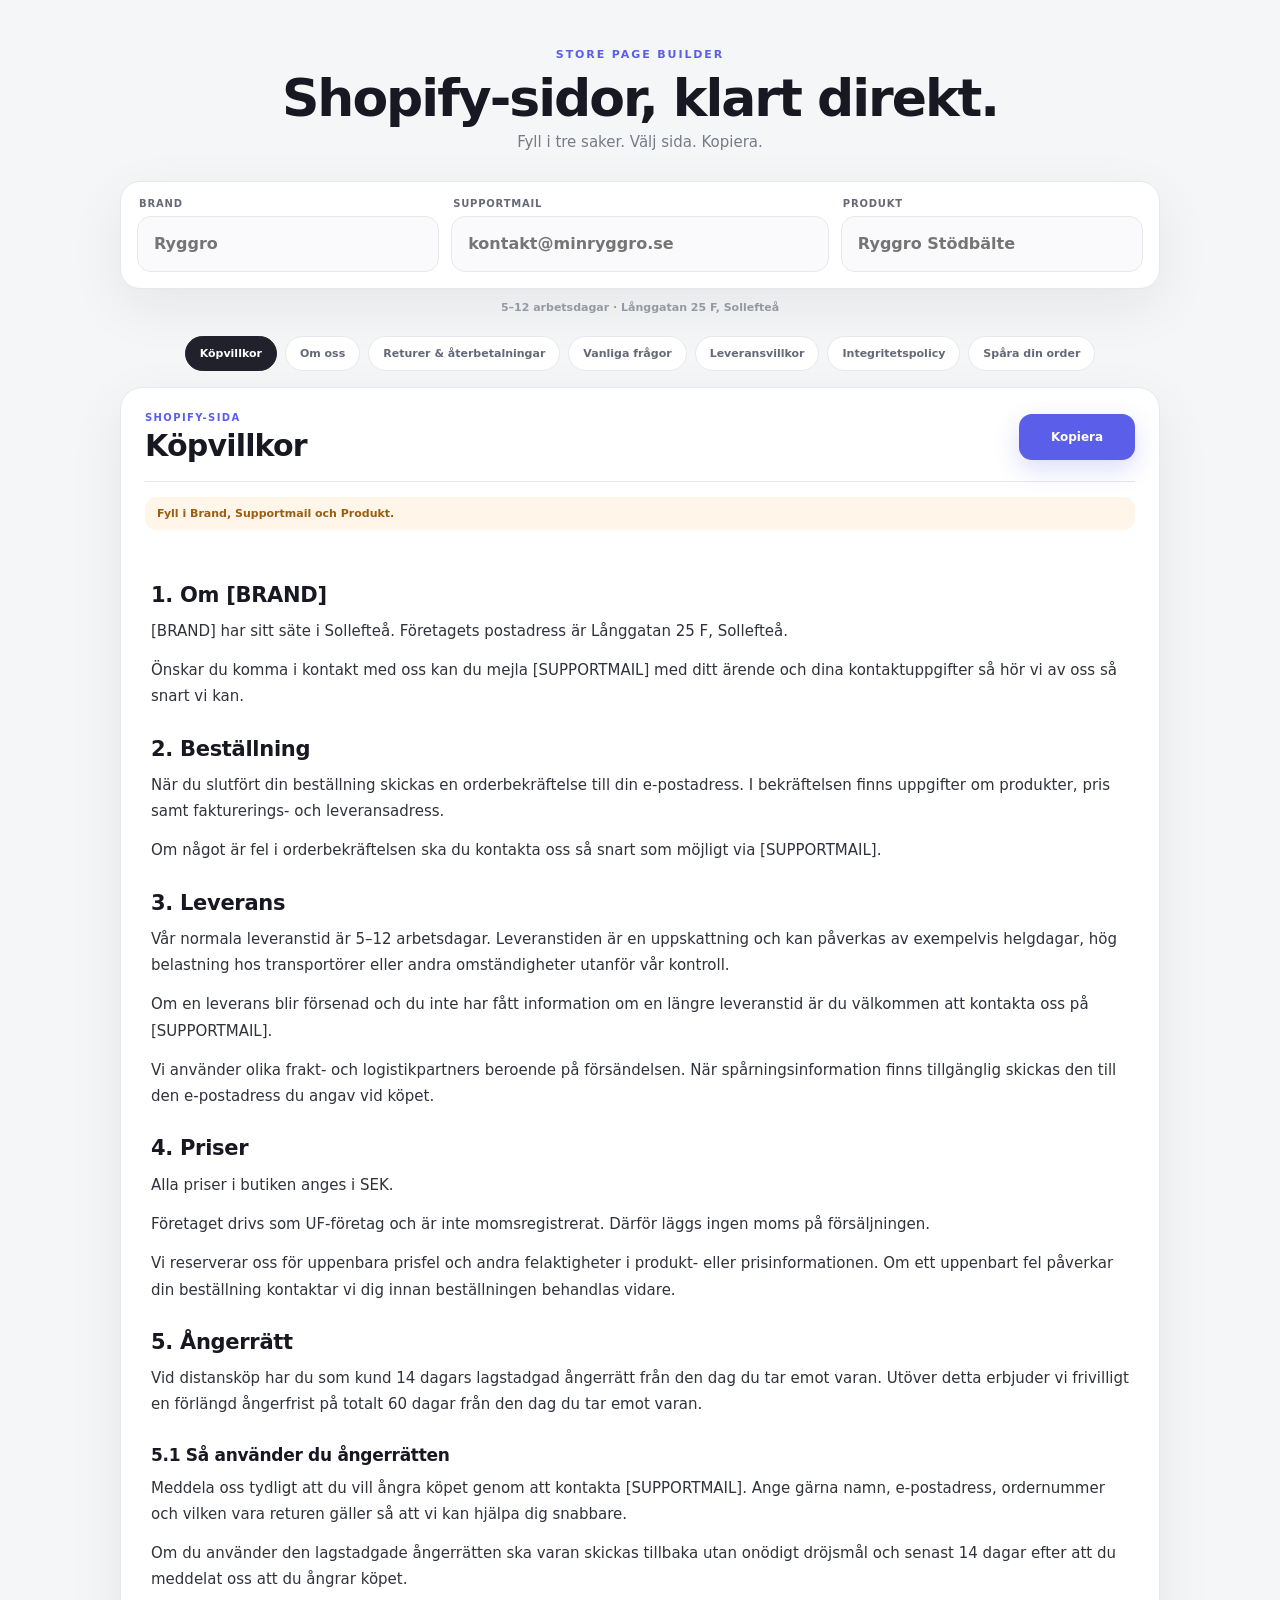
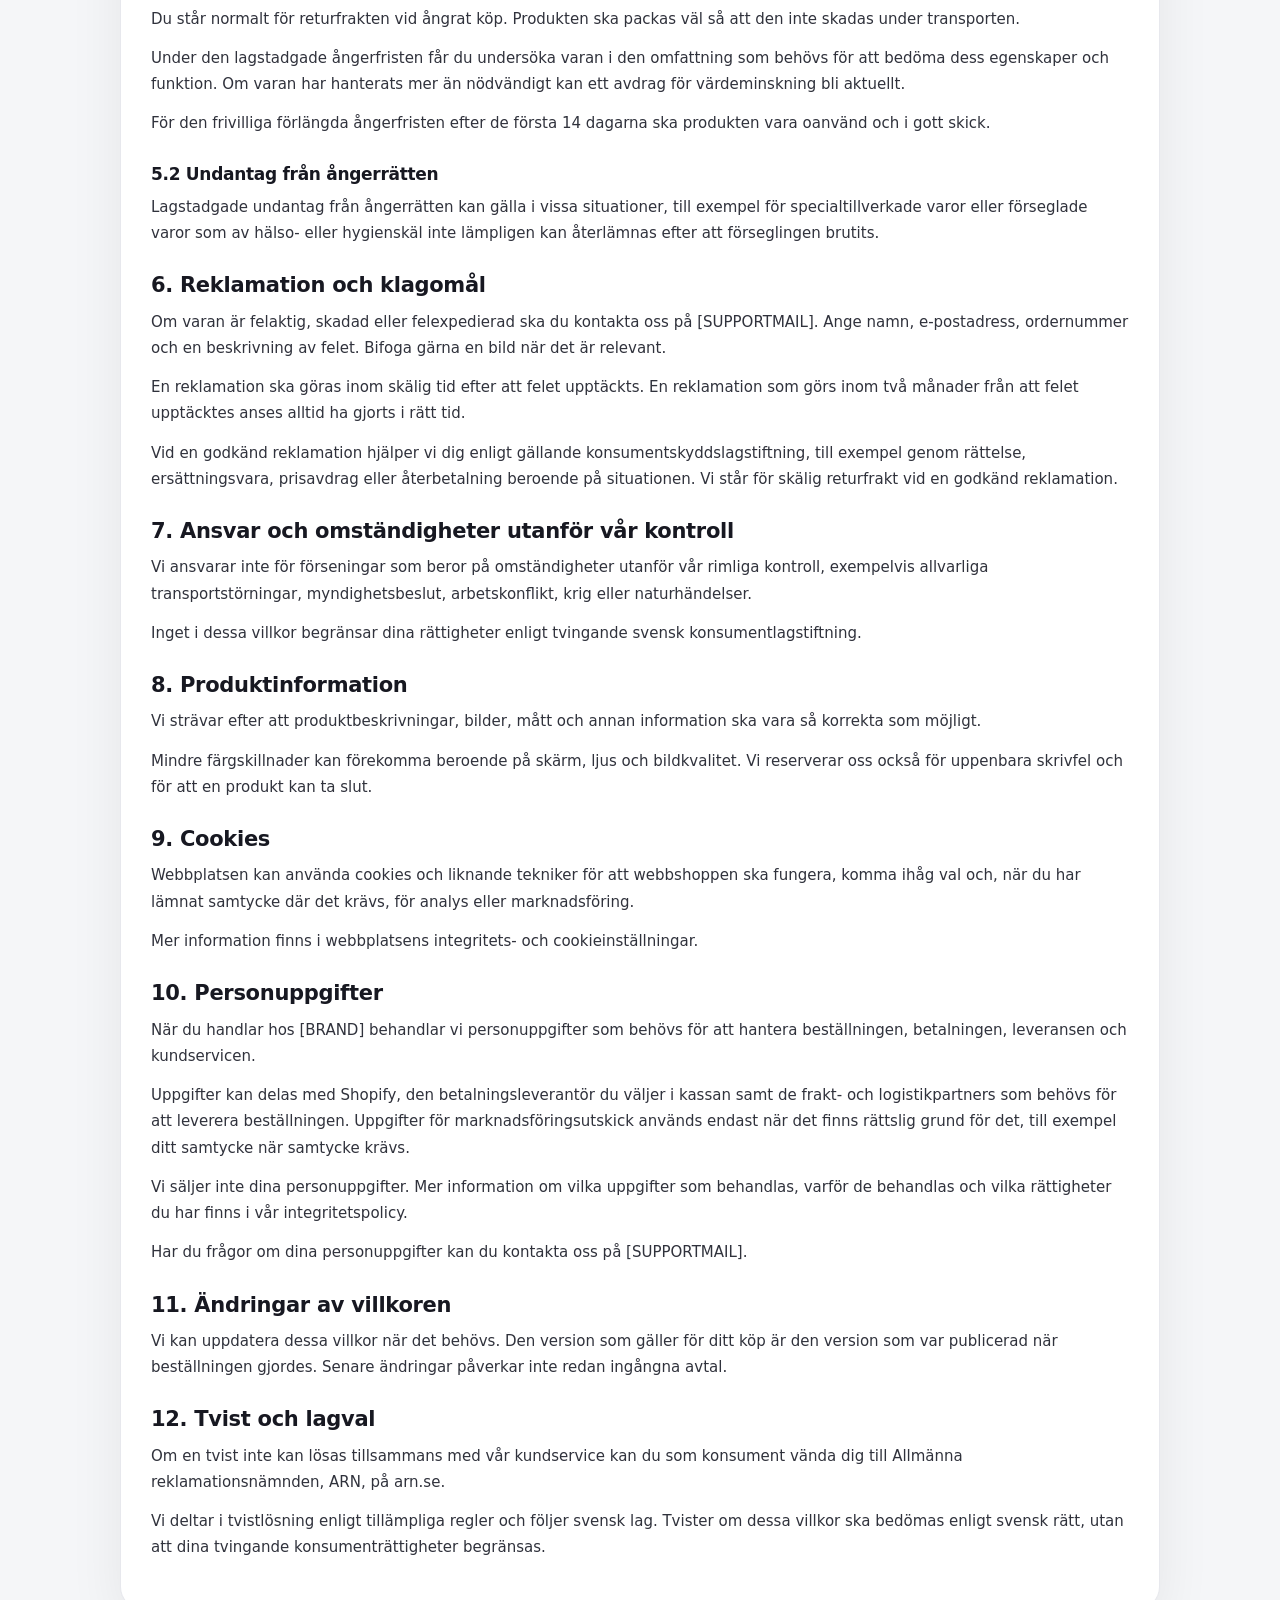
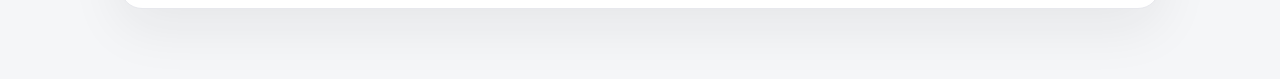
<file: index.html>
<!doctype html>
<html lang="sv">
<head>
  <meta charset="utf-8">
  <meta name="viewport" content="width=device-width, initial-scale=1">
  <title>Store Page Builder</title>
  <link rel="stylesheet" href="styles.css">
</head>
<body>
  <main class="shell">
    <header class="top">
      <div class="brandline">STORE PAGE BUILDER</div>
      <h1>Shopify-sidor, klart direkt.</h1>
      <p>Fyll i tre saker. Välj sida. Kopiera.</p>
    </header>

    <section class="setup" aria-label="Butiksuppgifter">
      <label>
        <span>Brand</span>
        <input id="brandInput" placeholder="Ryggro" autocomplete="off">
      </label>
      <label>
        <span>Supportmail</span>
        <input id="emailInput" placeholder="kontakt@minryggro.se" autocomplete="off">
      </label>
      <label>
        <span>Produkt</span>
        <input id="productInput" placeholder="Ryggro Stödbälte" autocomplete="off">
      </label>
    </section>

    <div class="fixed-info">5–12 arbetsdagar · Långgatan 25 F, Sollefteå</div>

    <nav id="pageNav" class="tabs" aria-label="Shopify-sidor"></nav>

    <section class="card">
      <div class="card-head">
        <div>
          <div id="pageKind" class="kicker">SHOPIFY-SIDA</div>
          <h2 id="pageTitle">Köpvillkor</h2>
        </div>
        <button id="copyBtn" class="copy" type="button">Kopiera</button>
      </div>

      <div id="message" class="message">Fyll i Brand, Supportmail och Produkt.</div>

      <div id="preview" class="preview"></div>
      <textarea id="sourceBox" class="source" spellcheck="false" aria-label="HTML-kod"></textarea>
    </section>
  </main>

  <div id="toast" class="toast" role="status" aria-live="polite"></div>
  <script src="app.js?v=20260912-1640"></script>
</body>
</html>
</file>
<file: styles.css>
*{box-sizing:border-box}
:root{--bg:#f5f6f8;--card:#fff;--text:#171821;--muted:#777b88;--line:#e7e8ed;--accent:#5b5ee8;--accent-soft:#eeefff;--good:#17755a;--warn:#9b5d10;--shadow:0 18px 55px rgba(23,24,33,.07)}
html{background:var(--bg)}
body{margin:0;background:var(--bg);color:var(--text);font-family:Inter,ui-sans-serif,system-ui,-apple-system,"Segoe UI",sans-serif}
button,input,textarea{font:inherit}
button{cursor:pointer}
.shell{width:min(1040px,calc(100% - 34px));margin:0 auto;padding:48px 0 70px}
.top{text-align:center;margin:0 auto 30px}
.brandline{font-size:11px;font-weight:900;letter-spacing:1.9px;color:var(--accent)}
h1{margin:10px 0 7px;font-size:clamp(34px,5vw,52px);line-height:1.05;letter-spacing:-2px}
.top p{margin:0;color:var(--muted);font-size:15px}
.setup{display:grid;grid-template-columns:1fr 1.25fr 1fr;gap:12px;background:var(--card);border:1px solid var(--line);border-radius:20px;padding:16px;box-shadow:var(--shadow)}
label span{display:block;margin:0 0 7px 2px;color:#666a77;font-size:10px;font-weight:900;letter-spacing:.8px;text-transform:uppercase}
input{width:100%;height:56px;border:1px solid var(--line);border-radius:14px;background:#fafafd;padding:0 16px;outline:none;font-size:16px;font-weight:750;color:var(--text)}
input:focus{background:#fff;border-color:#9b9df5;box-shadow:0 0 0 4px rgba(91,94,232,.09)}
.fixed-info{text-align:center;color:#9699a4;font-size:11px;font-weight:700;margin:12px 0 22px}
.tabs{display:flex;gap:8px;flex-wrap:wrap;justify-content:center;margin-bottom:16px}
.tab{border:1px solid var(--line);background:#fff;color:#656977;border-radius:999px;padding:10px 14px;font-size:11px;font-weight:850;transition:.16s}
.tab:hover{border-color:#cfd1dc;color:var(--text)}
.tab.active{border-color:#20212a;background:#20212a;color:#fff}
.card{background:var(--card);border:1px solid var(--line);border-radius:22px;padding:24px;box-shadow:var(--shadow)}
.card-head{display:flex;justify-content:space-between;align-items:center;gap:18px;padding-bottom:18px;border-bottom:1px solid var(--line)}
.kicker{font-size:10px;font-weight:900;letter-spacing:1.4px;color:var(--accent)}
h2{font-size:30px;letter-spacing:-.8px;margin:5px 0 0}
.copy{min-width:116px;height:46px;border:0;border-radius:13px;background:var(--accent);color:#fff;font-size:12px;font-weight:900;padding:0 18px;box-shadow:0 9px 24px rgba(91,94,232,.22)}
.copy:hover{transform:translateY(-1px)}
.message{display:none;margin:15px 0 0;padding:10px 12px;border-radius:11px;background:#fff6e9;color:var(--warn);font-size:11px;font-weight:800}
.message.show,.message.good{display:block}
.message.good{background:#edf8f4;color:var(--good)}
.preview{padding:26px 6px 10px;font-size:15px;line-height:1.75;color:#30323c;overflow-wrap:anywhere}
.preview h1,.preview h2,.preview h3,.preview h4{color:var(--text);line-height:1.3;letter-spacing:-.3px;margin:26px 0 9px}
.preview h1{font-size:25px}.preview h2{font-size:21px}.preview h3{font-size:17px}.preview h4{font-size:14px}
.preview p{margin:0 0 13px}.preview ul{padding-left:22px}.preview a{color:var(--accent)}
.source{display:none;width:100%;min-height:560px;margin-top:18px;border:0;border-radius:14px;background:#171923;color:#edf0f7;outline:0;padding:20px;resize:vertical;font:13px/1.65 ui-monospace,SFMono-Regular,Consolas,monospace}
.toast{position:fixed;left:50%;bottom:28px;transform:translate(-50%,18px);opacity:0;pointer-events:none;background:#1d1f29;color:#fff;border-radius:12px;padding:11px 16px;font-size:11px;font-weight:850;box-shadow:0 12px 35px rgba(0,0,0,.18);transition:.18s}
.toast.show{opacity:1;transform:translate(-50%,0)}
@media(max-width:780px){.shell{width:min(100% - 18px,760px);padding-top:26px}.setup{grid-template-columns:1fr}.top{margin-bottom:22px}.tabs{justify-content:flex-start}.card{padding:18px}.preview{padding-top:22px}.card-head{align-items:flex-start}.copy{min-width:100px}}
@media(max-width:520px){h1{font-size:36px;letter-spacing:-1.5px}.top p{font-size:14px}.card-head{flex-direction:column;align-items:stretch}.copy{width:100%}.tab{padding:9px 12px}.preview{font-size:14px}}
</file>
